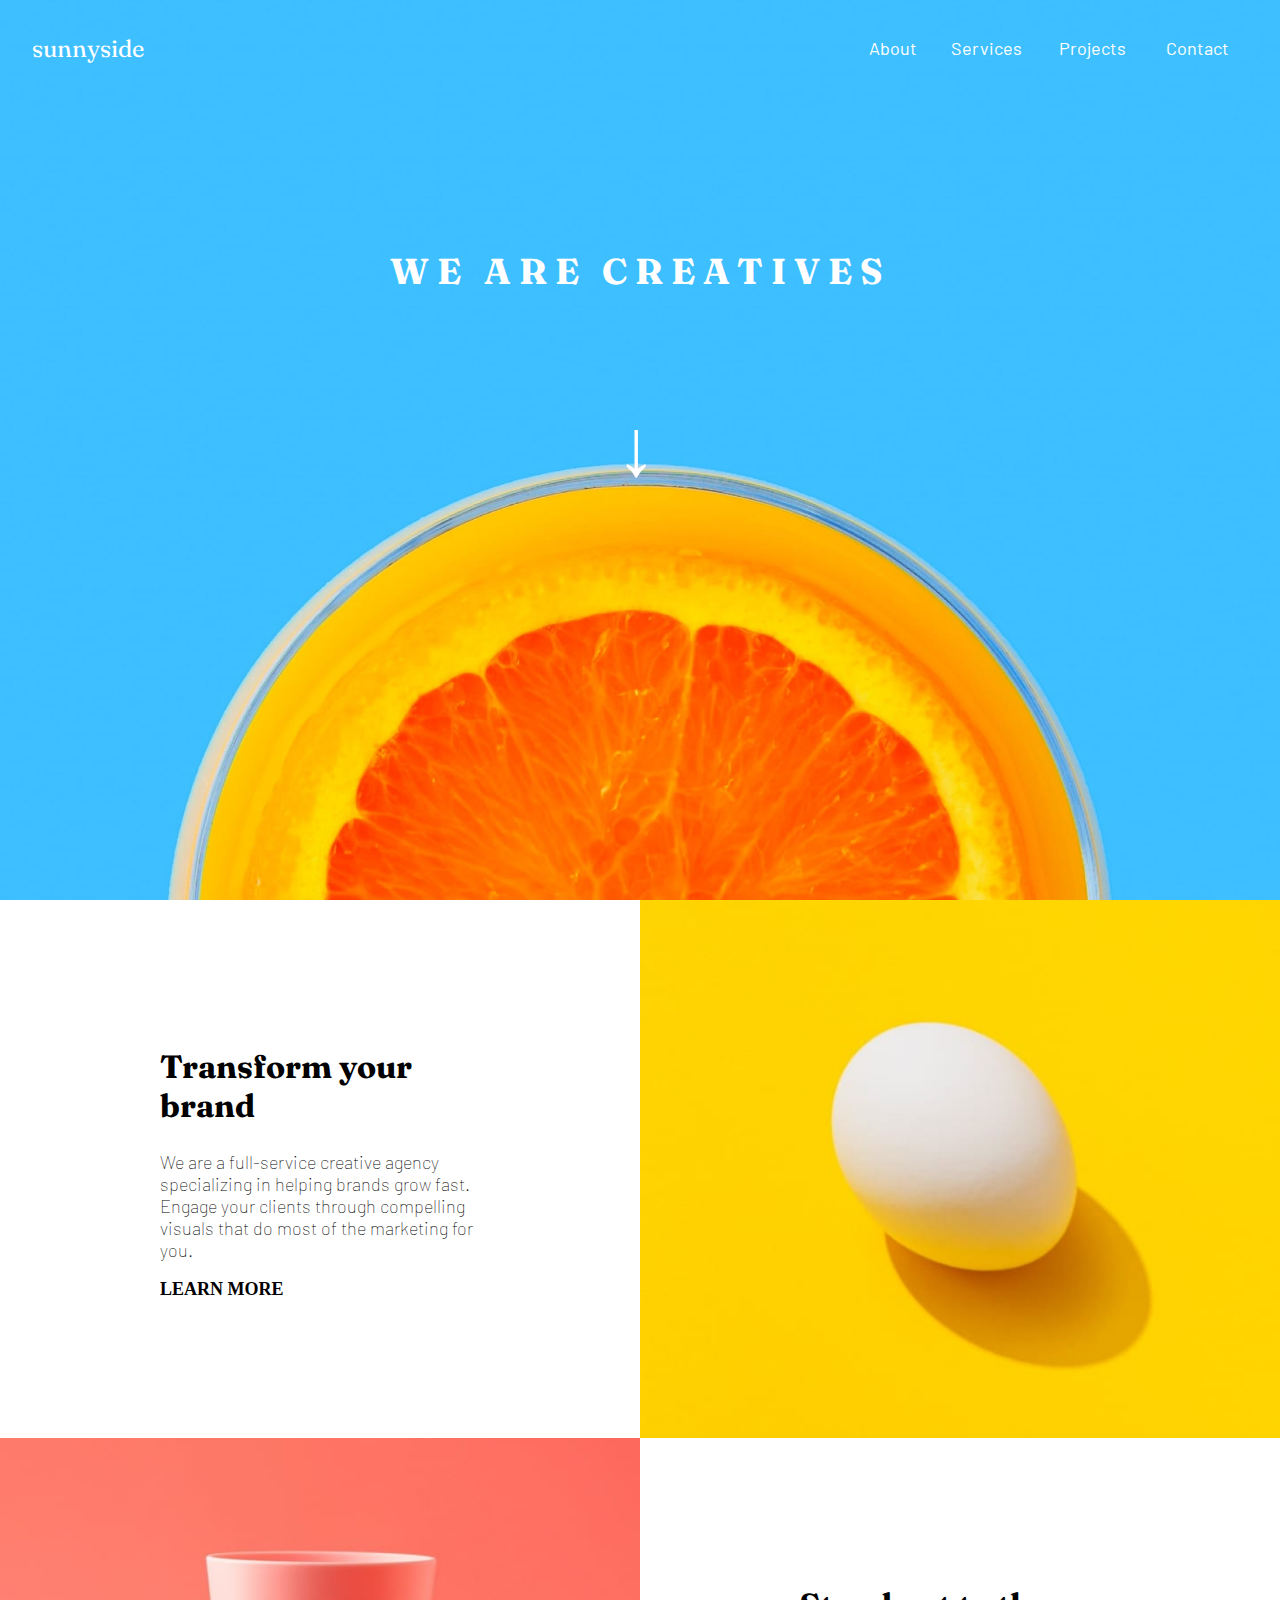
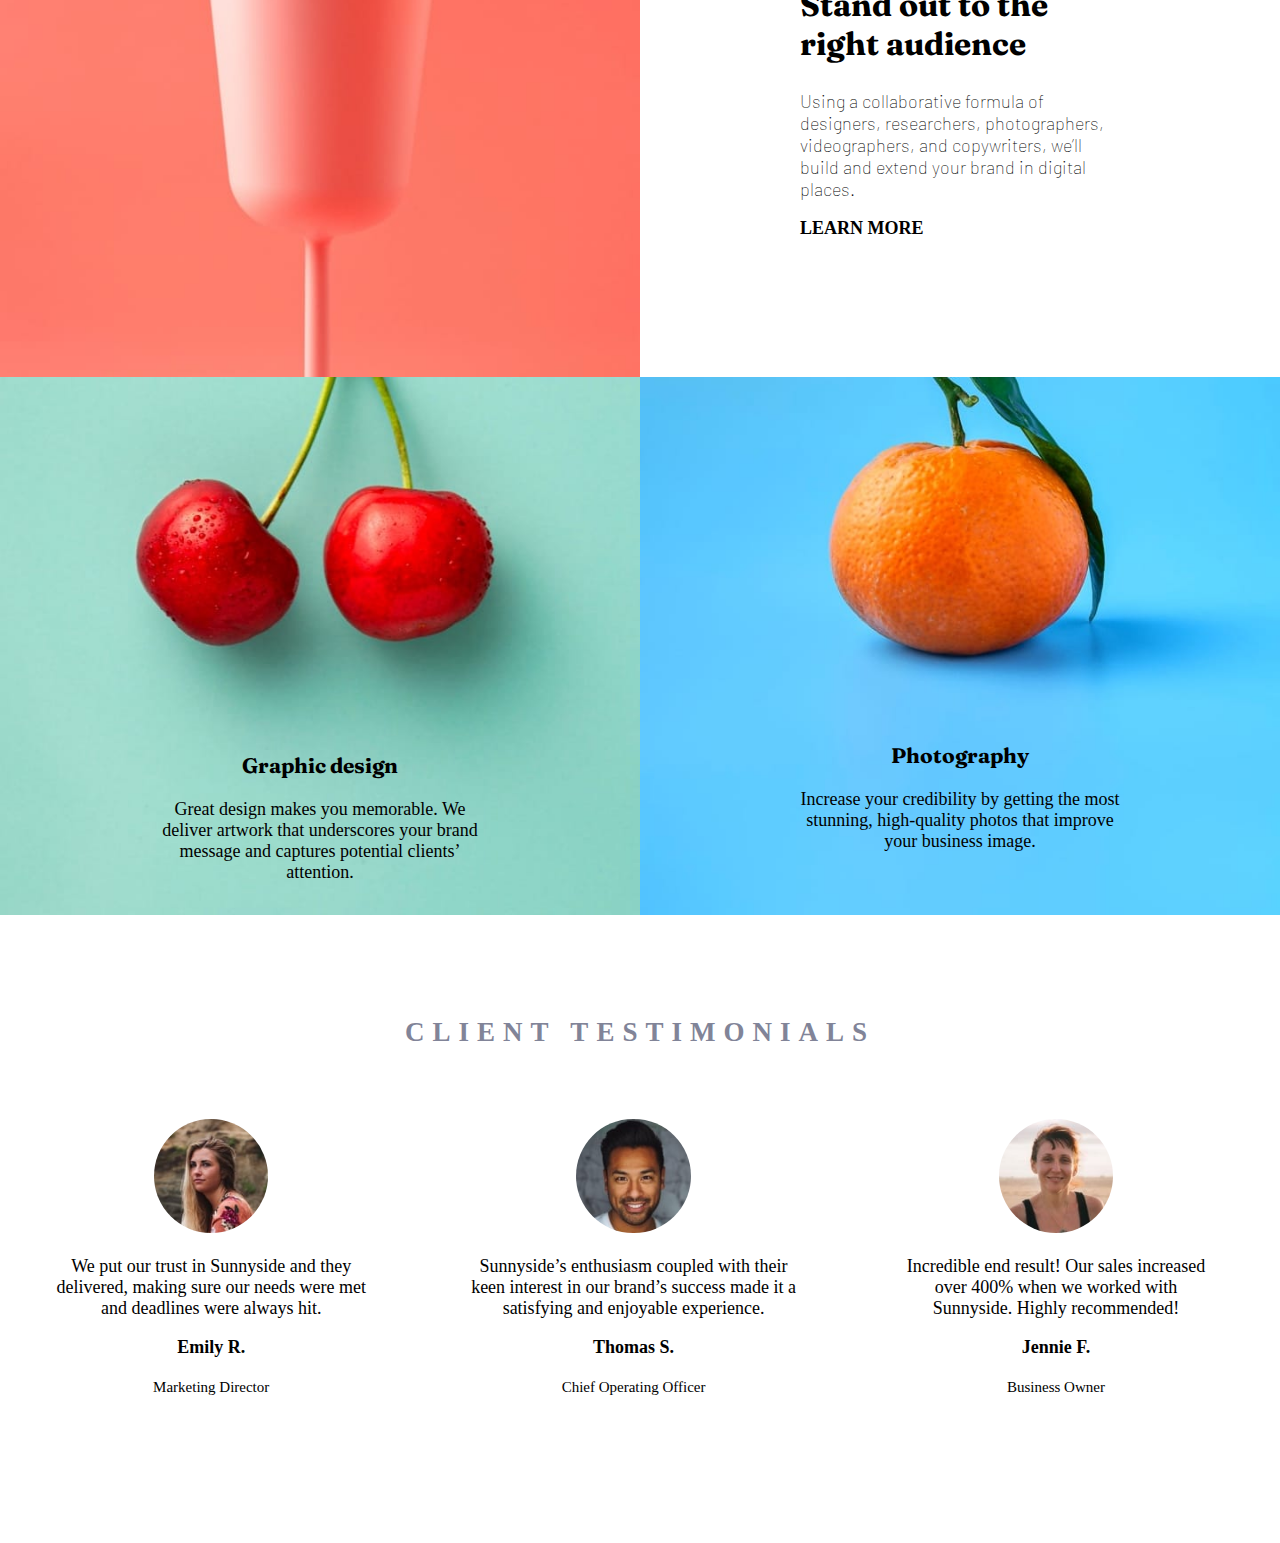
<file: index.html>
<!DOCTYPE html>
<html lang="en">
<head>
  <meta charset="UTF-8">
  <meta name="viewport" content="width=device-width, initial-scale=1.0"> <!-- displays site properly based on user's device -->

  <title>Frontend Mentor | Sunnyside agency landing page</title>

  <link rel="icon" type="image/png" sizes="32x32" href="./images/favicon-32x32.png">
  <link rel="preconnect" href="https://fonts.googleapis.com">
  <link rel="preconnect" href="https://fonts.gstatic.com" crossorigin>
  <link href="https://fonts.googleapis.com/css2?family=Barlow:wght@600&family=Fraunces:wght@700;900&display=swap" rel="stylesheet">
  <link rel="stylesheet" href="assets/css/style.css">

</head>
<body>
  <nav>
    <div>
      <span id="nav-title">sunnyside</span>
    </div>
    <div>
      <ul>
        <li title="About">About</li>
        <li title="Services">Services</li>
        <li title="Projects">Projects</li>
        <li title="Contact">Contact</li>
      </ul>
    </div>
  </nav>

  <div id="hero-image-container">
    <div id="hero-text-container">
      <h1>We are creatives</h1>
      <div id="arrow">&#8595;</div>
    </div>
  </div>
  <div id="card-wrapper">
    <div class="card">
      <div class="card-contents">
        <h2>
          Transform your brand
        </h2>
        <p class="card-text">
          We are a full-service creative agency specializing in helping brands grow fast. Engage your clients through compelling visuals that do most of the marketing for you.
        </p>
        <p class="card-cta">
          LEARN MORE
        </p>
      </div>
    </div>
    <div class="card-image">
      <img src="images/desktop/image-transform.jpg" alt="" class="card-image">
    </div>
    <div class="card-image">
      <img src="images/desktop/image-stand-out.jpg" alt="" class="card-image">
    </div>
    <div class="card">
      <div class="card-contents">
        <h2>
          Stand out to the right audience
        </h2>
        <p class="card-text">
          Using a collaborative formula of designers, researchers, photographers, videographers, and copywriters, we’ll build and extend your brand in digital places.
        </p>
        <p class="card-cta">
          LEARN MORE
        </p>
      </div>
    </div>
    <div class="card-image">
      <img src="images/desktop/image-graphic-design.jpg" alt="" class="card-image">
      <div class="card-image-text">
        <h3>Graphic design</h3>
        <p>Great design makes you memorable. We deliver artwork that underscores your brand message and captures potential clients’ attention.</p>
      </div>
    </div>
    <div class="card-image">
      <img src="images/desktop/image-photography.jpg" alt="" class="card-image">
      <div class="card-image-text">
        <h3>Photography</h3>
        <p>Increase your credibility by getting the most stunning, high-quality photos that improve your business image.</p>
      </div>
    </div>
  </div>
  <div id="testimonials-container">
    <h2>Client testimonials</h2>
    <div id="testimonials-wrapper">
      <div class="testimonial-card">
        <img src="images/image-emily.jpg" alt="">
        <p>We put our trust in Sunnyside and they delivered, making sure our needs were met and deadlines were always hit.</p>
        <p><strong>Emily R.</strong></p>
        <p><small>Marketing Director</small></p>
      </div>
      <div class="testimonial-card">
        <img src="images/image-thomas.jpg" alt="">
        <p>Sunnyside’s enthusiasm coupled with their keen interest in our brand’s success made it a satisfying and enjoyable experience.</p>
        <p><strong>Thomas S.</strong></p>
        <p><small>Chief Operating Officer</small></p>
      </div>
      <div class="testimonial-card">
        <img src="images/image-jennie.jpg" alt="">
        <p>Incredible end result! Our sales increased over 400% when we worked with Sunnyside. Highly recommended!</p>
        <p><strong>Jennie F.</strong></p>
        <p><small>Business Owner</small></p>
      </div>

    </div>
  </div>

  <!-- 

  About
  Services
  Projects
  Contact

  <div class="attribution">
    Challenge by <a href="https://www.frontendmentor.io?ref=challenge" target="_blank">Frontend Mentor</a>. 
    Coded by <a href="#">Your Name Here</a>.
  </div> -->
</body>
</html>
</file>
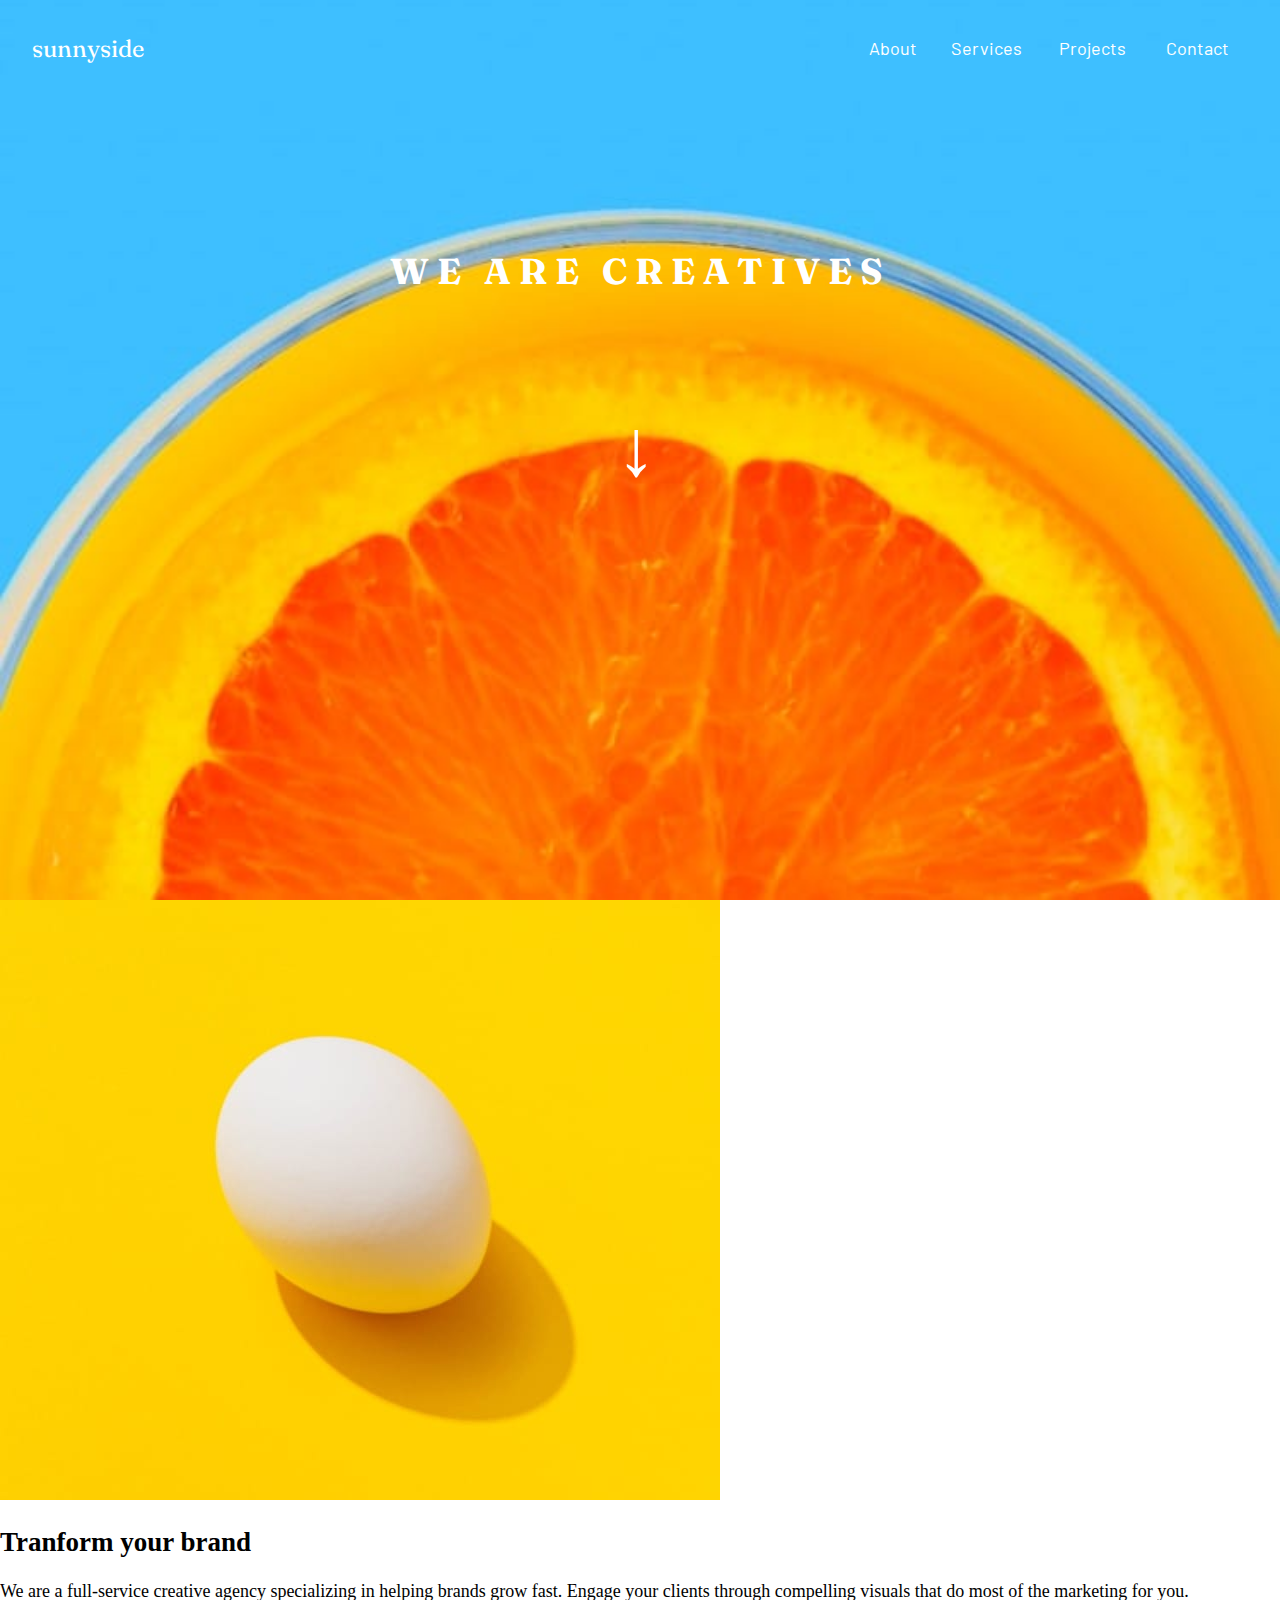
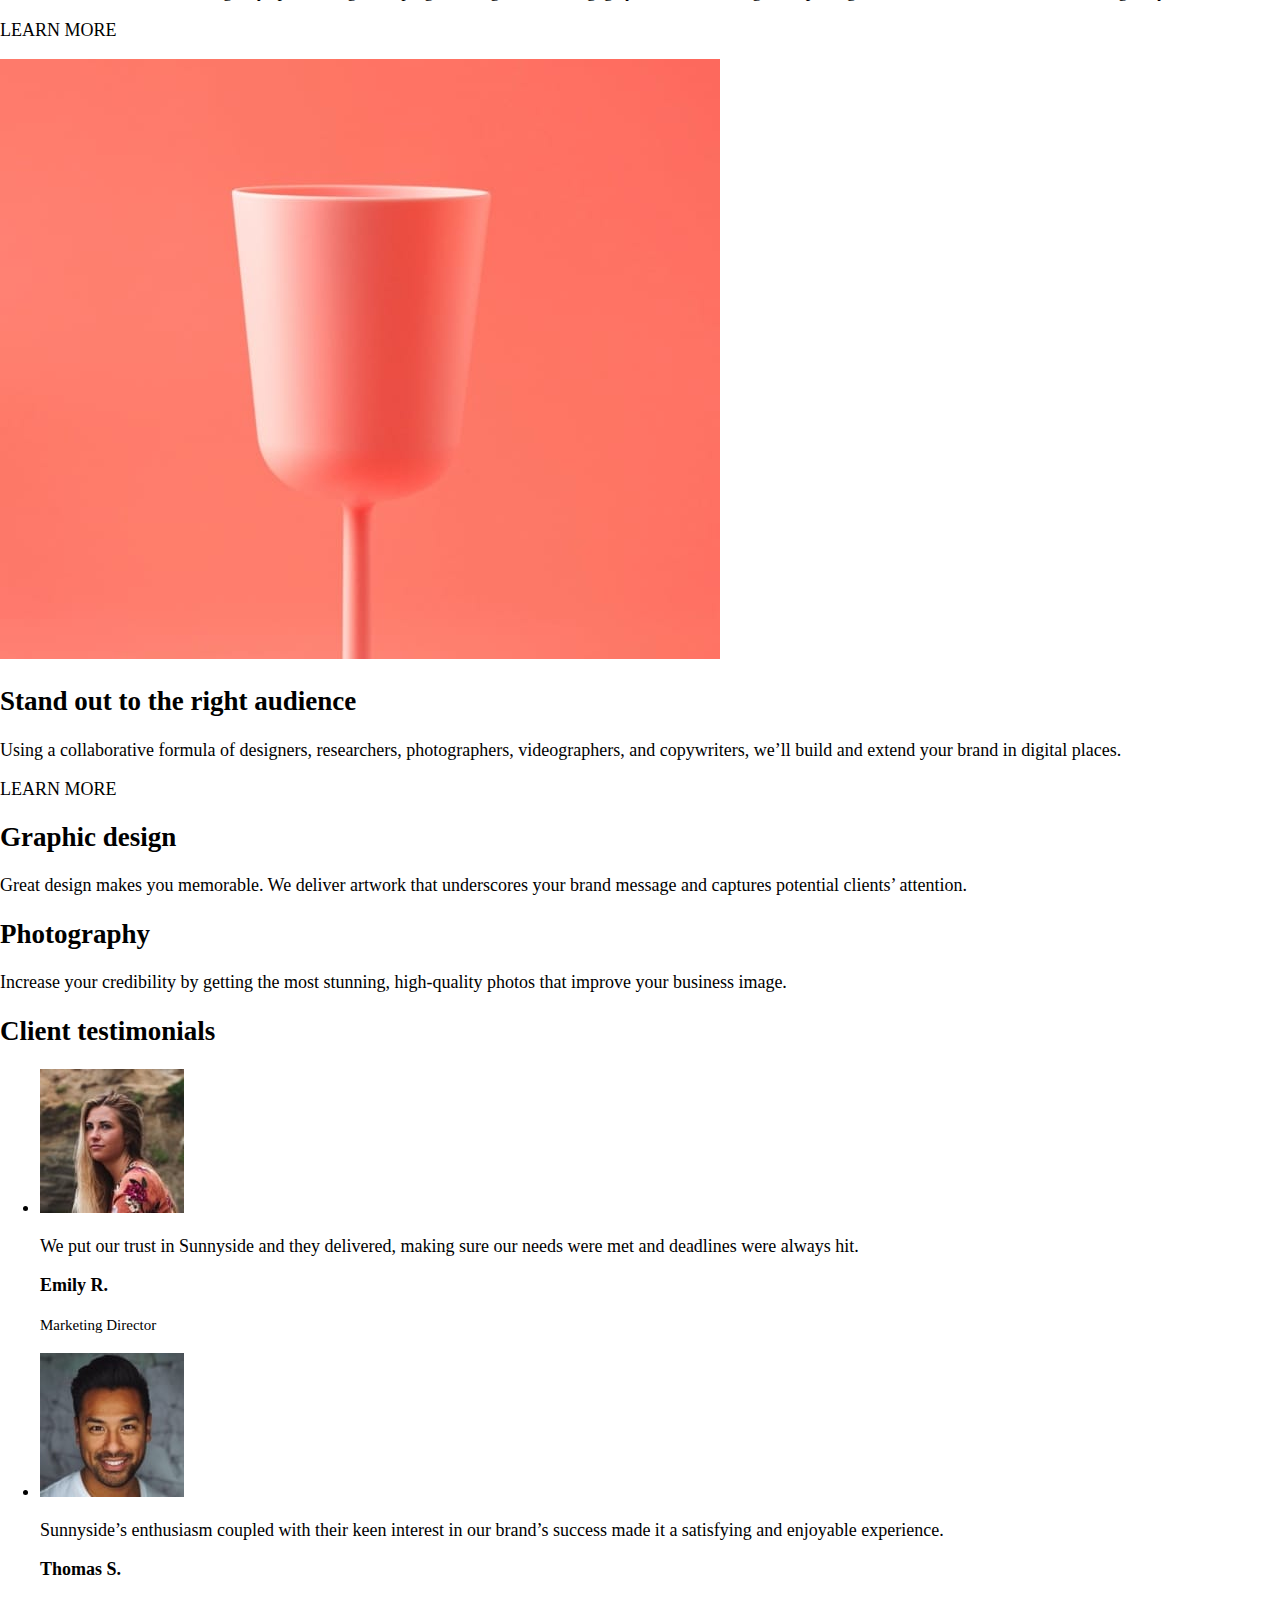
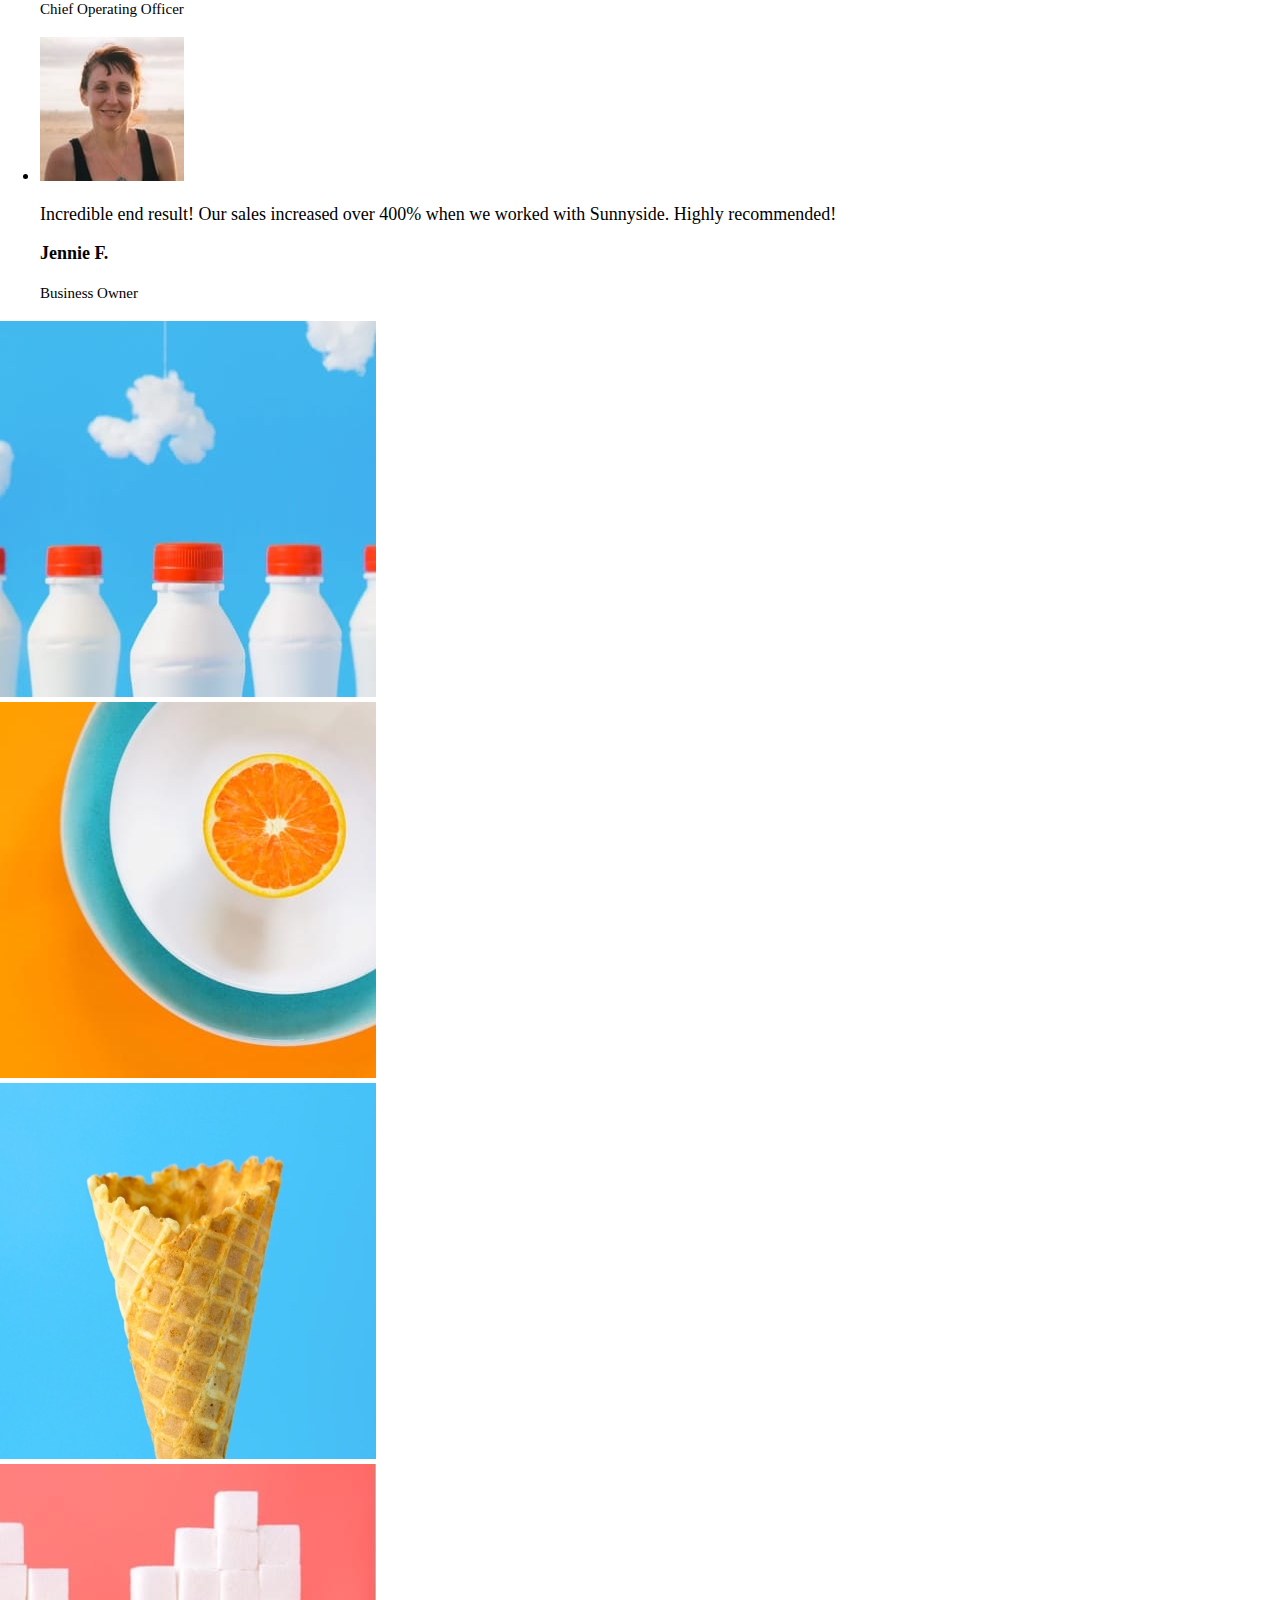
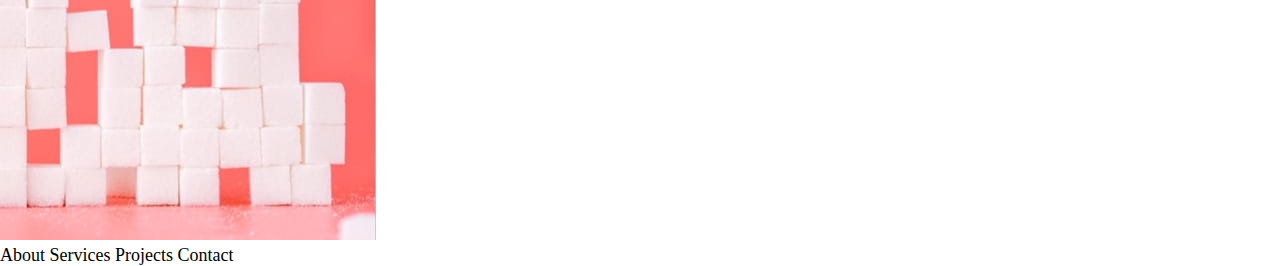
<file: index2.html>
<!DOCTYPE html>
<html lang="en">

<head>
    <meta charset="UTF-8">
    <meta name="viewport" content="width=device-width, initial-scale=1.0">
    <!-- displays site properly based on user's device -->

    <title>Frontend Mentor | Sunnyside agency landing page</title>

    <link rel="icon" type="image/png" sizes="32x32" href="./images/favicon-32x32.png">
    <link rel="preconnect" href="https://fonts.googleapis.com">
    <link rel="preconnect" href="https://fonts.gstatic.com" crossorigin>
    <link href="https://fonts.googleapis.com/css2?family=Barlow:wght@600&family=Fraunces:wght@700;900&display=swap"
        rel="stylesheet">
    <link rel="stylesheet" href="assets/css/style2.css">

</head>

<body>
    <!-- Navbar -->
    <nav>
        <div>
            <span id="nav-title">sunnyside</span>
        </div>
        <div>
            <ul>
                <li title="About">About</li>
                <li title="Services">Services</li>
                <li title="Projects">Projects</li>
                <li title="Contact">Contact</li>
            </ul>
        </div>
    </nav>

    <!-- Hero section -->
    <div id="hero-image-container">
        <div id="hero-text-container">
            <h1>We are creatives</h1>
            <div id="arrow">&#8595;</div>
        </div>
    </div>

    <main>

        <!-- Section A -->
        <section id="section-a" class="grid">
            <div class="image-container">
                <img src="images/desktop/image-transform.jpg" alt="egg">
            </div>
            <div class="card">
                <h2 class="card-title">
                    Tranform your brand
                </h2>
                <p class="card-text">
                    We are a full-service creative agency specializing in helping brands grow fast. Engage your clients through compelling visuals that do most of the marketing for you.
                </p>
                <p class="card-cta">
                    LEARN MORE
                </p>
            </div>

            <div class="image-container">
                <img src="images/desktop/image-stand-out.jpg" alt="cup">
            </div>
            <div class="card">
                <h2 class="card-title">
                    Stand out to the right audience
                </h2>
                <p class="card-text">
                    Using a collaborative formula of designers, researchers, photographers, videographers, and copywriters, we’ll build and extend your brand in digital places.
                </p>
                <p class="card-cta">
                    LEARN MORE
                </p>
            </div>

            <div class="card-bg-img" id="card-bg-1">
                <h2 class="card-title">
                    Graphic design
                </h2>
                <p class="card-text">
                    Great design makes you memorable. We deliver artwork that underscores your brand message and captures potential clients’ attention.
                </p>
            </div>

            <div class="card-bg-img" id="card-bg-2">
                <h2 class="card-title">
                    Photography
                </h2>
                <p class="card-text">
                    Increase your credibility by getting the most stunning, high-quality photos that improve your business image.
                </p>
            </div>
        </section>
        
        <!-- Section B -->

        <section id="section-b" class="grid">
            <h2>Client testimonials</h2>
            <ul>
                <li>
                    <div class="testimonial-card">
                        <img src="images/image-emily.jpg" alt="emily" class="testimonial-image">
                        <p>We put our trust in Sunnyside and they delivered, making sure our needs were met and deadlines were always hit.</p>
                        <p><strong>Emily R.</strong></p>
                        <p><small>Marketing Director</small></p>
                    </div>
                </li>
                <li>
                    <div class="testimonial-card">
                        <img src="images/image-thomas.jpg" alt="thomas" class="testimonial-image">
                        <p>Sunnyside’s enthusiasm coupled with their keen interest in our brand’s success made it a satisfying and enjoyable experience.</p>
                        <p><strong>Thomas S.</strong></p>
                        <p><small>Chief Operating Officer</small></p>
                    </div>
                </li>
                <li>
                    <div class="testimonial-card">
                        <img src="images/image-jennie.jpg" alt="jennie" class="testimonial-image">
                        <p>Incredible end result! Our sales increased over 400% when we worked with Sunnyside. Highly recommended!</p>
                        <p><strong>Jennie F.</strong></p>
                        <p><small>Business Owner</small></p>
                    </div>
                </li>
            </ul>
        </section>
        

        <!-- Section C -->

        <section id="section-c" class="grid">
            <div class="image-container">
                <img src="images/mobile/image-gallery-milkbottles.jpg" alt="milkbottles">
            </div>
            <div class="image-container">
                <img src="images/mobile/image-gallery-orange.jpg" alt="orange">
            </div>
            <div class="image-container">
                <img src="images/mobile/image-gallery-cone.jpg" alt="cone">
            </div>
            <div class="image-container">
                <img src="images/mobile/image-gallery-sugar-cubes.jpg" alt="sugarcubes">
            </div>
        </section>

    </main>

    <!-- Footer -->

    <footer>

    About
    Services
    Projects
    Contact

    </footer>
    

</body>

</html>
</file>
<file: assets/css/style.css>
/* Colors */

:root {
    --primary-soft-red: hsl(7, 99%, 70%);
    --primary-yellow: hsl(51, 100%, 49%);
    --primary-graphic-design: hsl(167, 40%, 24%);
    --primary-photography: hsl(198, 62%, 26%);
    --primary-footer: hsl(168, 34%, 41%);
    --neutral-dark-blue: hsl(212, 27%, 19%);
    --neutral-dark-gray: hsl(213, 9%, 39%);
    --neutral-gray-blue: hsl(232, 10%, 55%);
}

body {
    font-size: 18px;
    margin: 0;
    padding: 0;
}

/* Navbar */
nav {
    position: absolute;
    height: 4rem;;
    background-color: transparent;
    color: #fff;
    width: calc(100% - 4rem);
    padding: 1rem 2rem;
    display: flex;
    justify-content: space-between;
    align-items: center;
    z-index: 1;
}

#nav-title {
    font-family: Fraunces, sans-serif;
    font-size: 1.5rem;
}

nav ul {
    list-style-type: none;
    display: flex;
    margin: 0;
    padding: 0;
    text-align: center;
    flex-direction: row;
    flex-wrap: nowrap;
    align-content: center;
    justify-content: center;
    align-items: center;
}

nav li {
    padding: 0.75rem 1rem;
    border-radius: 100px;
    font-family: Barlow, sans-serif;
}

nav li:before {
    display: block;
    content: attr(title);
    font-weight: bold;
    text-transform: uppercase;
    font-size: 1rem;
    height: 0;
    overflow: hidden;
    visibility: hidden;
}

nav li:hover {
    background: #fff;
    color: #000;
    font-weight: bold;
    text-transform: uppercase;
    font-size: 1rem;
}

/* Hero area */

#hero-image-container {
    background-image: url(../../images/desktop/image-header.jpg);
    height: 100vh;
    background-size: cover;
    position: relative;
    background-position-y: bottom;
    background-position-x: center;
    background-repeat: no-repeat;
}

#hero-text-container {
    text-transform: uppercase;
    font-family: Fraunces, sans-serif;
    letter-spacing: 0.5rem;
    color: #fff;
    text-align: center;
    position: absolute;
    top: 25%;
    left: 50%;
    transform: translate(-50%, 0);
}

#arrow {
    padding-top: 5rem;
    font-size: 5rem;
}

/* Cards */

#card-wrapper {
    display: grid;
    grid-template-columns: 50% 50%;
    position: relative;
}

.card {
    display: grid;
    align-items: center;
}

.card-contents {
    margin: 0 auto;
    width: 50%;
}

.card h2 {
    font-family: Fraunces, sans-serif ;
    font-size: 2rem;
}

.card .card-text {
    font-family: Barlow, sans-serif;
    font-weight: 100;
}

.card .card-cta {
    font-weight: 600;
}

.card-image {
    position: relative;
}

.card-image img {
    width: 100%;
    height: 100%;
}

.card-image .card-image-text {
    position: absolute;
    top: 50%;
    left: 50%;
    transform: translate(-50%, 50%);
    text-align: center;
}

.card-image .card-image-text h3 {
    font-family: Fraunces, sans-serif;
}

/* Testimonials */

#testimonials-container {
    padding: 5rem 0;
}

#testimonials-container h2 {
    color: var(--neutral-gray-blue);
    text-transform: uppercase;
    letter-spacing: 0.5rem;
    text-align: center;
}

#testimonials-wrapper {
    display: grid;
    grid-template-columns: 33% 33% 33%;
}

.testimonial-card {
    padding: 3rem;
    text-align: center;
}

.testimonial-card img {
    border-radius: 50%;
    width: 35%;
}

/* Footer */

.attribution {
    font-size: 11px;
    text-align: center;
}

.attribution a {
    color: hsl(228, 45%, 44%);
}
</file>
<file: assets/css/style2.css>
/* Colors */

:root {
    --primary-soft-red: hsl(7, 99%, 70%);
    --primary-yellow: hsl(51, 100%, 49%);
    --primary-graphic-design: hsl(167, 40%, 24%);
    --primary-photography: hsl(198, 62%, 26%);
    --primary-footer: hsl(168, 34%, 41%);
    --neutral-dark-blue: hsl(212, 27%, 19%);
    --neutral-dark-gray: hsl(213, 9%, 39%);
    --neutral-gray-blue: hsl(232, 10%, 55%);
}

body {
    font-size: 18px;
    margin: 0;
    padding: 0;
}

/* Navbar */
nav {
    position: absolute;
    height: 4rem;;
    background-color: transparent;
    color: #fff;
    width: calc(100% - 4rem);
    padding: 1rem 2rem;
    display: flex;
    justify-content: space-between;
    align-items: center;
    z-index: 1;
}

#nav-title {
    font-family: Fraunces, sans-serif;
    font-size: 1.5rem;
}

nav ul {
    list-style-type: none;
    display: flex;
    margin: 0;
    padding: 0;
    text-align: center;
    flex-direction: row;
    flex-wrap: nowrap;
    align-content: center;
    justify-content: center;
    align-items: center;
}

nav li {
    padding: 0.75rem 1rem;
    border-radius: 100px;
    font-family: Barlow, sans-serif;
}

nav li:before {
    display: block;
    content: attr(title);
    font-weight: bold;
    text-transform: uppercase;
    font-size: 1rem;
    height: 0;
    overflow: hidden;
    visibility: hidden;
}

nav li:hover {
    background: #fff;
    color: #000;
    font-weight: bold;
    text-transform: uppercase;
    font-size: 1rem;
}

/* Hero section */

#hero-image-container {
    background-image: url(../../images/mobile/image-header.jpg);
    height: 100vh;
    background-size: cover;
    position: relative;
    background-position-y: bottom;
    background-position-x: center;
    background-repeat: no-repeat;
}

#hero-text-container {
    text-transform: uppercase;
    font-family: Fraunces, sans-serif;
    letter-spacing: 0.5rem;
    color: #fff;
    text-align: center;
    position: absolute;
    top: 25%;
    left: 50%;
    transform: translate(-50%, 0);
}

#arrow {
    padding-top: 5rem;
    font-size: 5rem;
}

/* Section A */



/* Section B */


/* Section C */



/* Footer */

.attribution {
    font-size: 11px;
    text-align: center;
}

.attribution a {
    color: hsl(228, 45%, 44%);
}
</file>
